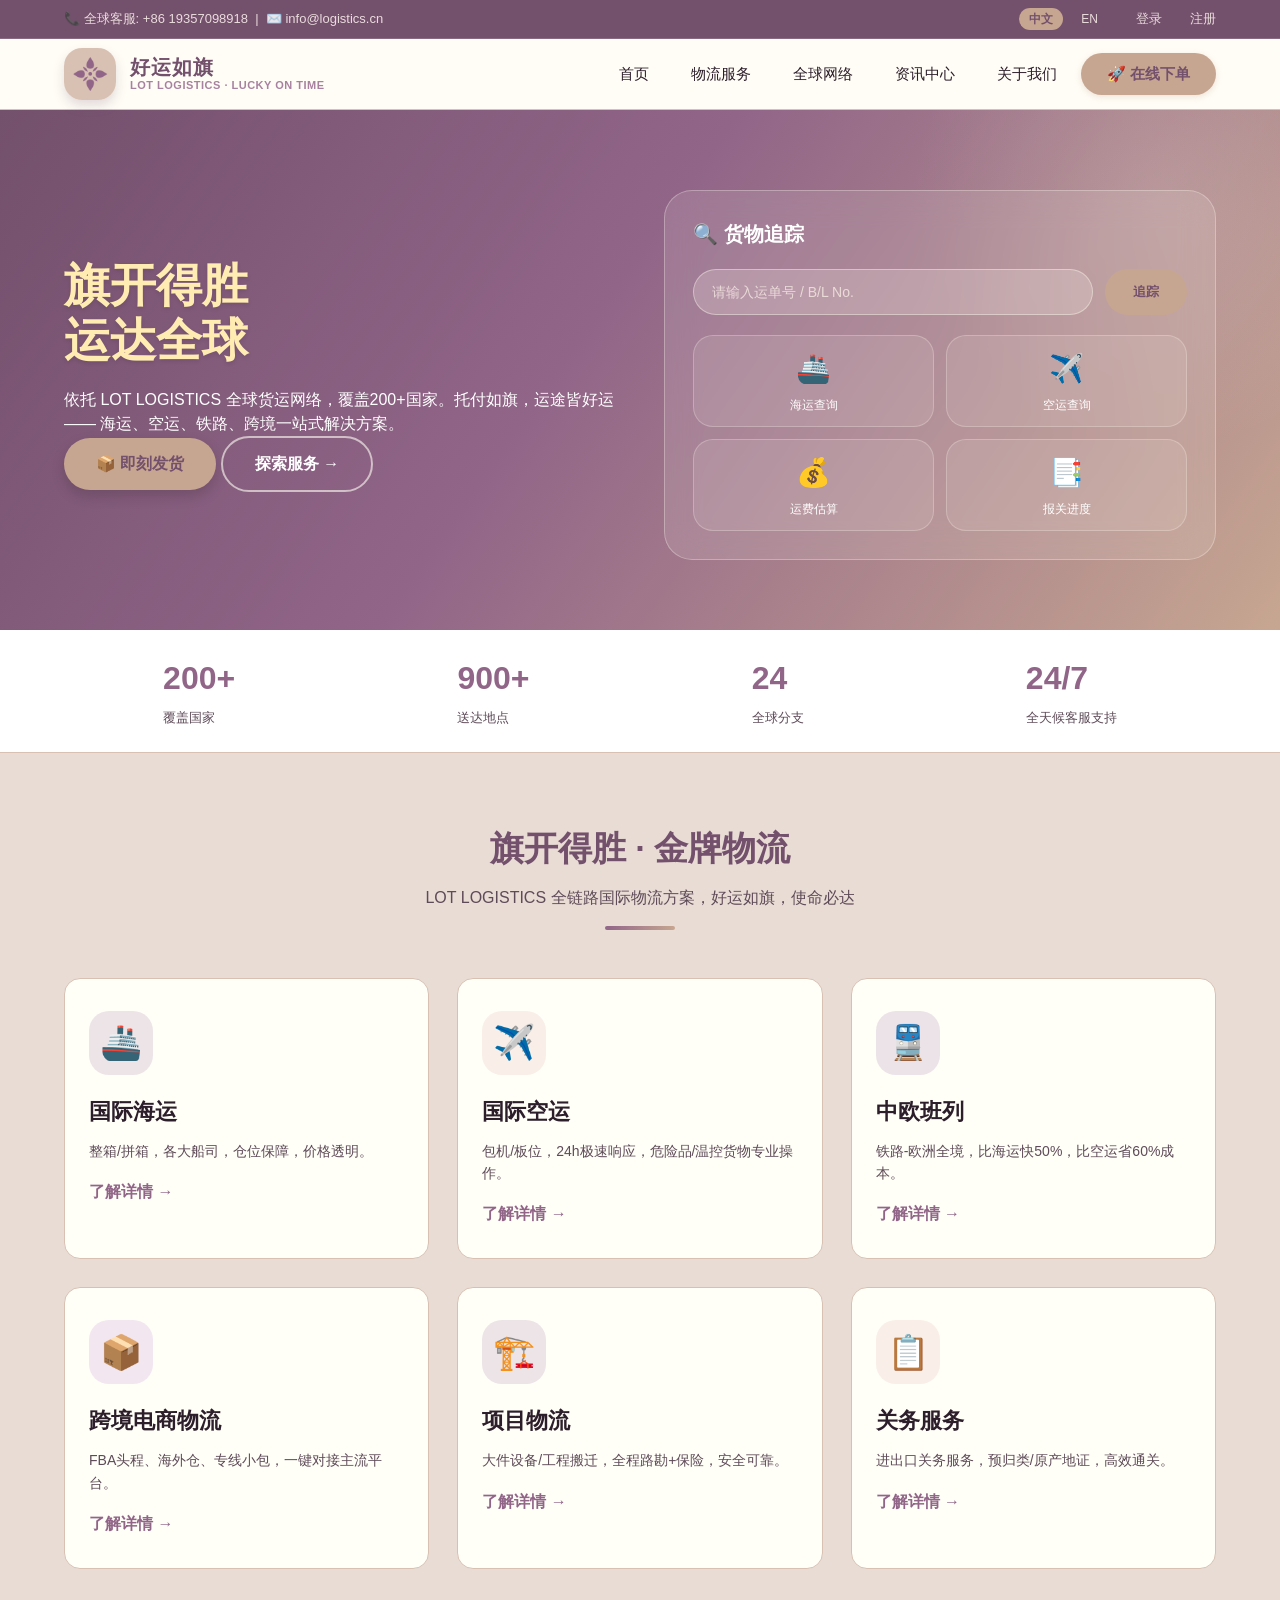
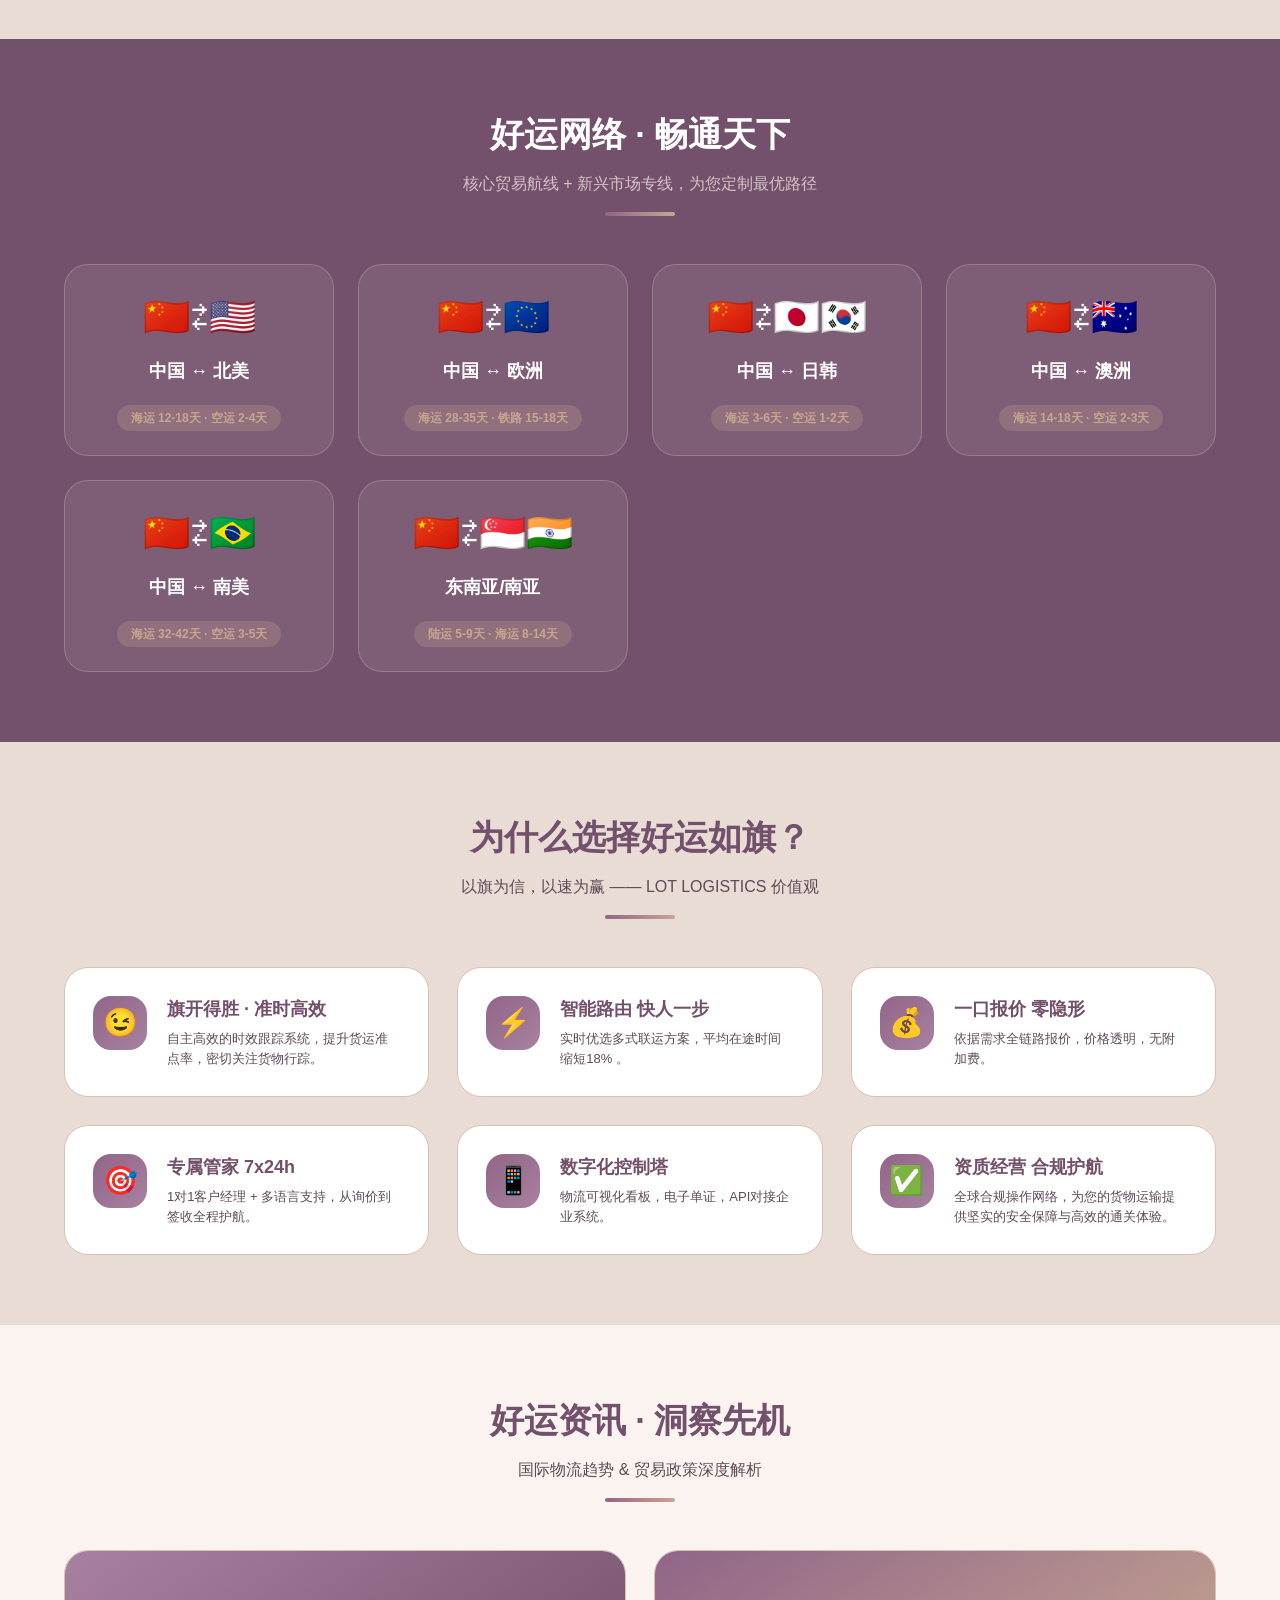
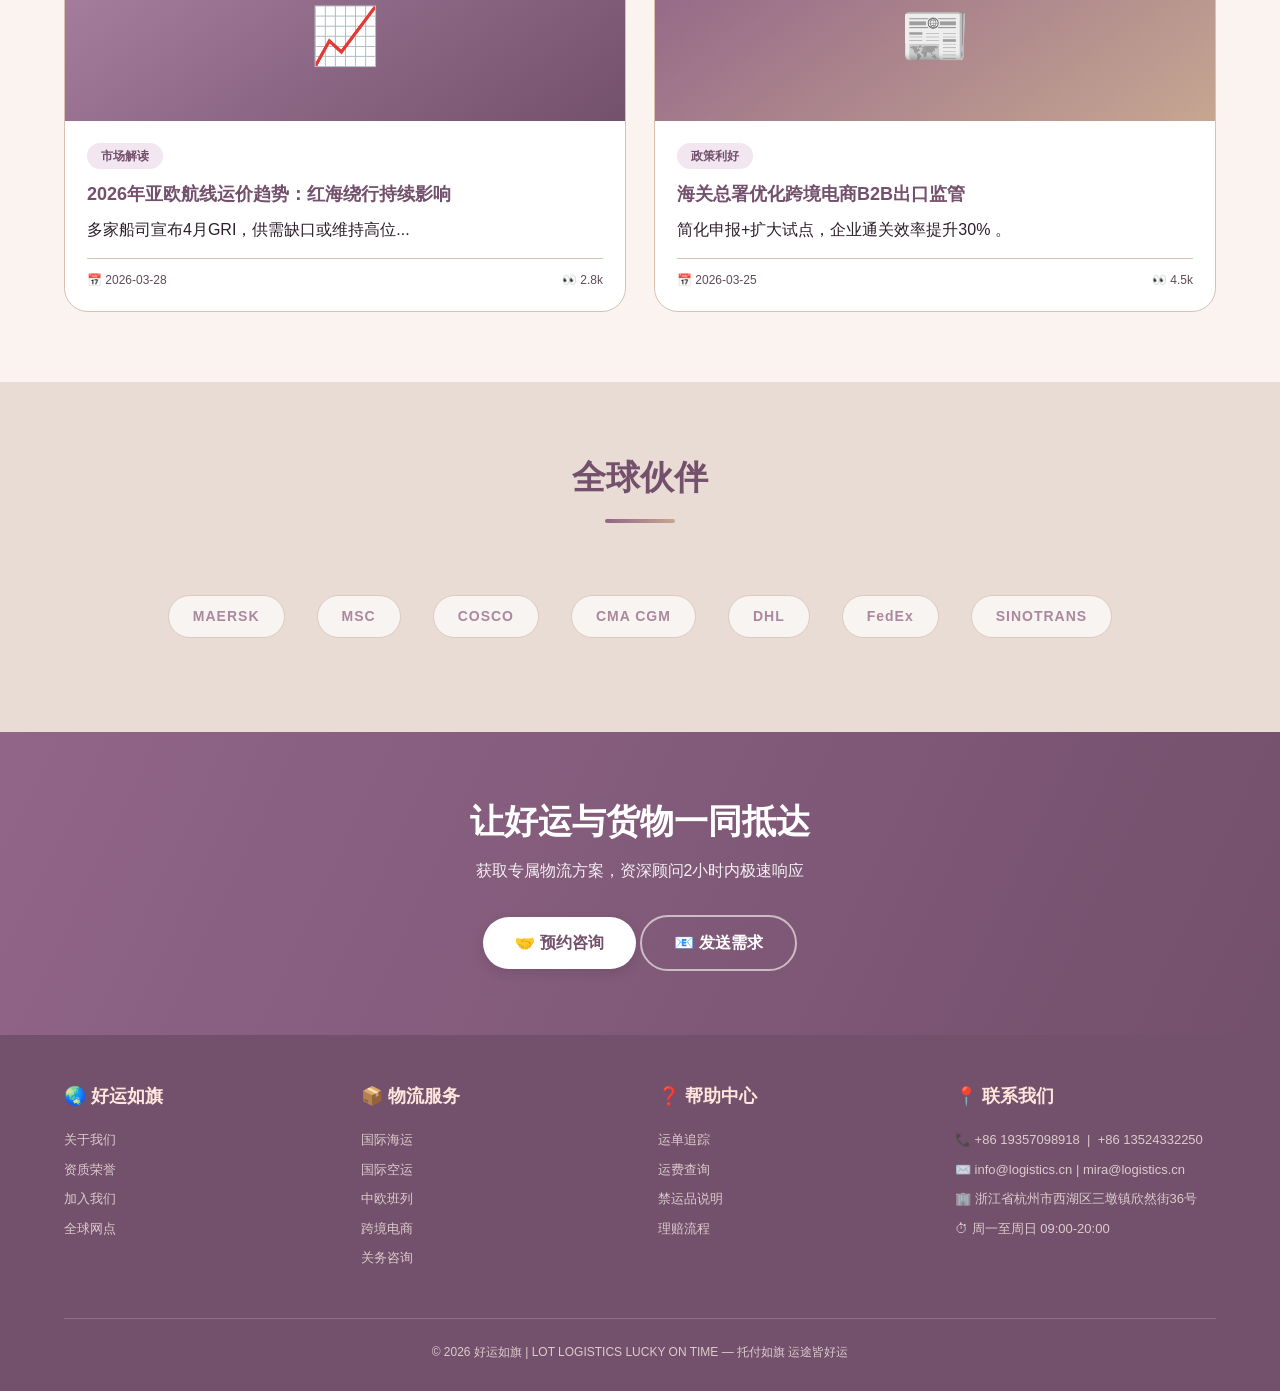
<file: index.html>
<!DOCTYPE html>
<html lang="zh-CN">
<head>
<meta charset="UTF-8">
<meta name="viewport" content="width=device-width, initial-scale=1.0, viewport-fit=cover">
<title>好运如旗 | LOTLOGISTICS · 全球智能物流平台</title>
<link rel="stylesheet" href="style.css">
</head>
<body>

<!-- 顶部栏：固定在顶部（sticky） -->
<div class="top-bar">
  <div class="container">
    <span class="i18n-contact" data-key="contact">📞 全球客服: +86 19357098918 &nbsp;|&nbsp; ✉️ info@logistics.cn </span>
    <div style="display:flex; align-items:center; gap:12px; flex-wrap:wrap;">
      <div class="lang-switch">
        <span class="lang-btn active" data-lang="zh">中文</span>
        <span class="lang-btn" data-lang="en">EN</span>
      </div>
      <a href="login.html" class="i18n-login" data-key="login">登录</a>
      <a href="register.html" class="i18n-register" data-key="register">注册</a>
    </div>
  </div>
</div>

<!-- 导航栏（sticky + 动态top，紧贴top-bar下方） -->
<nav class="navbar" id="mainNavbar">
  <div class="container">
    <a href="index.html" class="logo">
      <div class="logo-icon"><span>🏁</span></div>
      <div class="logo-text">
        <span class="logo-chinese i18n-logo-ch" data-key="logo_ch">好运如旗</span>
        <span class="logo-sub">LOT LOGISTICS · LUCKY ON TIME</span>
      </div>
    </a>
    <div class="nav-links" id="navLinks">
      <a href="index.html" class="i18n-nav-home" data-key="nav_home">首页</a>
      <a href="#services" class="i18n-nav-services" data-key="nav_services">物流服务</a>
      <a href="#routes" class="i18n-nav-network" data-key="nav_network">全球网络</a>
      <a href="#news" class="i18n-nav-news" data-key="nav_news">资讯中心</a>
      <a href="#about" class="i18n-nav-about" data-key="nav_about">关于我们</a>
      <a href="order.html" class="nav-cta i18n-nav-order" data-key="nav_order">🚀 在线下单</a>
    </div>
    <button class="mobile-toggle" id="mobileToggle">☰</button>
  </div>
</nav>

<!-- Hero 区 -->
<section class="hero">
  <div class="container">
    <div>
      <h1><span class="i18n-hero-line1" data-key="hero_line1">旗开得胜</span><br><span class="i18n-hero-line2" data-key="hero_line2">运达全球</span></h1>
      <p class="i18n-hero-desc" data-key="hero_desc">依托 LOT LOGISTICS 全球货运网络，覆盖200+国家。托付如旗，运途皆好运 <br>—— 海运、空运、铁路、跨境一站式解决方案。</p>
      <div class="hero-btns">
        <a href="order.html" class="btn btn-primary i18n-hero-btn1" data-key="hero_btn1">📦 即刻发货</a>
        <a href="#services" class="btn btn-outline i18n-hero-btn2" data-key="hero_btn2">探索服务 →</a>
      </div>
    </div>
    <div class="hero-card">
      <h3 class="i18n-track-title" data-key="track_title">🔍 货物追踪</h3>
      <div class="tracking-input">
        <input type="text" class="i18n-track-placeholder" data-key="track_placeholder" placeholder="请输入运单号 / B/L No.">
        <button onclick="alert('演示系统：实时追踪即将开放，请洽客服')" class="i18n-track-btn" data-key="track_btn">追踪</button>
      </div>
      <div class="quick-services">
        <div class="quick-service"><div class="icon">🚢</div><div class="label i18n-qsea" data-key="qsea">海运查询</div></div>
        <div class="quick-service"><div class="icon">✈️</div><div class="label i18n-qair" data-key="qair">空运查询</div></div>
        <div class="quick-service"><div class="icon">💰</div><div class="label i18n-qcost" data-key="qcost">运费估算</div></div>
        <div class="quick-service"><div class="icon">📑</div><div class="label i18n-qcustom" data-key="qcustom">报关进度</div></div>
      </div>
    </div>
  </div>
</section>

<!-- 数据条 -->
<div class="stats-bar">
  <div class="container">
    <div class="stat-item"><div class="stat-num">200+</div><div class="stat-label i18n-stat1" data-key="stat1">覆盖国家</div></div>
    <div class="stat-item"><div class="stat-num">900+</div><div class="stat-label i18n-stat2" data-key="stat2">送达地点</div></div>
    <div class="stat-item"><div class="stat-num">24</div><div class="stat-label i18n-stat5" data-key="stat5">全球分支</div></div>
    <div class="stat-item"><div class="stat-num">24/7</div><div class="stat-label i18n-stat4" data-key="stat4">全天候客服支持</div></div>
  </div>
</div>

<!-- 核心服务 -->
<section class="section" id="services">
  <div class="container">
    <div class="section-header">
      <h2 class="i18n-services-title" data-key="services_title">旗开得胜 · 金牌物流</h2>
      <p class="i18n-services-sub" data-key="services_sub">LOT LOGISTICS 全链路国际物流方案，好运如旗，使命必达</p>
      <div class="line"></div>
    </div>
    <div class="services-grid">
      <div class="service-card"><div class="service-icon si-blue">🚢</div><h3 class="i18n-s1" data-key="s1">国际海运</h3><p class="i18n-s1d" data-key="s1d">整箱/拼箱，各大船司，仓位保障，价格透明。</p><a href="#" class="learn-more i18n-learn" data-key="learn">了解详情 →</a></div>
      <div class="service-card"><div class="service-icon si-orange">✈️</div><h3 class="i18n-s2" data-key="s2">国际空运</h3><p class="i18n-s2d" data-key="s2d">包机/板位，24h极速响应，危险品/温控货物专业操作。</p><a href="#" class="learn-more i18n-learn" data-key="learn">了解详情 →</a></div>
      <div class="service-card"><div class="service-icon si-green">🚆</div><h3 class="i18n-s3" data-key="s3">中欧班列</h3><p class="i18n-s3d" data-key="s3d">铁路-欧洲全境，比海运快50%，比空运省60%成本。</p><a href="#" class="learn-more i18n-learn" data-key="learn">了解详情 →</a></div>
      <div class="service-card"><div class="service-icon si-purple">📦</div><h3 class="i18n-s4" data-key="s4">跨境电商物流</h3><p class="i18n-s4d" data-key="s4d">FBA头程、海外仓、专线小包，一键对接主流平台。</p><a href="#" class="learn-more i18n-learn" data-key="learn">了解详情 →</a></div>
      <div class="service-card"><div class="service-icon si-blue">🏗️</div><h3 class="i18n-s5" data-key="s5">项目物流</h3><p class="i18n-s5d" data-key="s5d">大件设备/工程搬迁，全程路勘+保险，安全可靠。</p><a href="#" class="learn-more i18n-learn" data-key="learn">了解详情 →</a></div>
      <div class="service-card"><div class="service-icon si-orange">📋</div><h3 class="i18n-s6" data-key="s6">关务服务</h3><p class="i18n-s6d" data-key="s6d">进出口关务服务，预归类/原产地证，高效通关。</p><a href="#" class="learn-more i18n-learn" data-key="learn">了解详情 →</a></div>
    </div>
  </div>
</section>

<!-- 全球路线 -->
<section class="section routes-section" id="routes">
  <div class="container">
    <div class="section-header">
      <h2 class="i18n-routes-title" data-key="routes_title"> 好运网络 · 畅通天下</h2>
      <p class="i18n-routes-sub" data-key="routes_sub">核心贸易航线 + 新兴市场专线，为您定制最优路径</p>
      <div class="line"></div>
    </div>
    <div class="routes-grid">
      <div class="route-card"><div class="flag">🇨🇳⇄🇺🇸</div><h4 class="i18n-rt1" data-key="rt1">中国 ↔ 北美</h4><span class="time i18n-rt1t" data-key="rt1t">海运 12-18天 · 空运 2-4天</span></div>
      <div class="route-card"><div class="flag">🇨🇳⇄🇪🇺</div><h4 class="i18n-rt2" data-key="rt2">中国 ↔ 欧洲</h4><span class="time i18n-rt2t" data-key="rt2t">海运 28-35天 · 铁路 15-18天</span></div>
      <div class="route-card"><div class="flag">🇨🇳⇄🇯🇵🇰🇷</div><h4 class="i18n-rt3" data-key="rt3">中国 ↔ 日韩</h4><span class="time i18n-rt3t" data-key="rt3t">海运 3-6天 · 空运 1-2天</span></div>
      <div class="route-card"><div class="flag">🇨🇳⇄🇦🇺</div><h4 class="i18n-rt4" data-key="rt4">中国 ↔ 澳洲</h4><span class="time i18n-rt4t" data-key="rt4t">海运 14-18天 · 空运 2-3天</span></div>
      <div class="route-card"><div class="flag">🇨🇳⇄🇧🇷</div><h4 class="i18n-rt5" data-key="rt5">中国 ↔ 南美</h4><span class="time i18n-rt5t" data-key="rt5t">海运 32-42天 · 空运 3-5天</span></div>
      <div class="route-card"><div class="flag">🇨🇳⇄🇸🇬🇮🇳</div><h4 class="i18n-rt6" data-key="rt6">东南亚/南亚</h4><span class="time i18n-rt6t" data-key="rt6t">陆运 5-9天 · 海运 8-14天</span></div>
    </div>
  </div>
</section>

<!-- 为什么选择好运如旗 -->
<section class="section" id="about">
  <div class="container">
    <div class="section-header">
      <h2 class="i18n-why-title" data-key="why_title">为什么选择好运如旗？</h2>
      <p class="i18n-why-sub" data-key="why_sub">以旗为信，以速为赢 —— LOT LOGISTICS 价值观</p>
      <div class="line"></div>
    </div>
    <div class="why-grid">
      <div class="why-card"><div class="why-icon">😉</div><div><h4 class="i18n-w1" data-key="w1">旗开得胜 · 准时高效</h4><p class="i18n-w1d" data-key="w1d">选择我们，就是选择旗开得胜的开始，我们全力以赴，确保您的每一份期待都准时送达。</p></div></div>
      <div class="why-card"><div class="why-icon">⚡</div><div><h4 class="i18n-w2" data-key="w2">智能路由 快人一步</h4><p class="i18n-w2d" data-key="w2d">实时优选多式联运方案，平均在途时间缩短18% 。</p></div></div>
      <div class="why-card"><div class="why-icon">💰</div><div><h4 class="i18n-w3" data-key="w3">一口报价 零隐形</h4><p class="i18n-w3d" data-key="w3d">依据需求全链路报价，价格透明，无附加费。</p></div></div>
      <div class="why-card"><div class="why-icon">🎯</div><div><h4 class="i18n-w4" data-key="w4">专属管家 7x24h</h4><p class="i18n-w4d" data-key="w4d">1对1客户经理 + 多语言支持，从询价到签收全程护航。</p></div></div>
      <div class="why-card"><div class="why-icon">📱</div><div><h4 class="i18n-w5" data-key="w5">数字化控制塔</h4><p class="i18n-w5d" data-key="w5d">物流可视化看板，电子单证，API对接企业系统。</p></div></div>
      <div class="why-card"><div class="why-icon">✅</div><div><h4 class="i18n-w6" data-key="w6">资质经营 合规护航</h4><p class="i18n-w6d" data-key="w6d">全球合规操作网络，为您的货物运输提供坚实的安全保障与高效的通关体验。</p></div></div>
    </div>
  </div>
</section>

<!-- 资讯动态 -->
<section class="section" style="background:#faf3ef" id="news">
  <div class="container">
    <div class="section-header">
      <h2 class="i18n-news-title" data-key="news_title">好运资讯 · 洞察先机</h2>
      <p class="i18n-news-sub" data-key="news_sub">国际物流趋势 &amp; 贸易政策深度解析</p>
      <div class="line"></div>
    </div>
    <div class="news-grid">
      <div class="news-card"><div class="news-img ni-1">📈</div><div class="news-body"><span class="news-tag i18n-news-tag1" data-key="news_tag1">市场解读</span><h3 class="i18n-news-h1" data-key="news_h1">2026年亚欧航线运价趋势：红海绕行持续影响</h3><p class="i18n-news-p1" data-key="news_p1">多家船司宣布4月GRI，供需缺口或维持高位...</p><div class="news-meta"><span class="i18n-news-date1" data-key="news_date1">📅 2026-03-28</span><span class="i18n-news-views1" data-key="news_views1">👀 2.8k</span></div></div></div>
      <div class="news-card"><div class="news-img ni-2">📰</div><div class="news-body"><span class="news-tag i18n-news-tag2" data-key="news_tag2">政策利好</span><h3 class="i18n-news-h2" data-key="news_h2">海关总署优化跨境电商B2B出口监管</h3><p class="i18n-news-p2" data-key="news_p2">简化申报+扩大试点，企业通关效率提升30% 。</p><div class="news-meta"><span class="i18n-news-date2" data-key="news_date2">📅 2026-03-25</span><span class="i18n-news-views2" data-key="news_views2">👀 4.5k</span></div></div></div>
    </div>
  </div>
</section>

<!-- 合作伙伴 -->
<section class="section">
  <div class="container">
    <div class="section-header"><h2 class="i18n-partner-title" data-key="partner_title">全球伙伴</h2><div class="line"></div></div>
    <div class="partners-bar">
      <span class="partner-logo">MAERSK</span><span class="partner-logo">MSC</span><span class="partner-logo">COSCO</span>
      <span class="partner-logo">CMA CGM</span><span class="partner-logo">DHL</span><span class="partner-logo">FedEx</span>
      <span class="partner-logo">SINOTRANS</span>
    </div>
  </div>
</section>

<!-- CTA -->
<section class="cta-section">
  <div class="container">
    <h2 class="i18n-cta-title" data-key="cta_title">让好运与货物一同抵达</h2>
    <p class="i18n-cta-desc" data-key="cta_desc">获取专属物流方案，资深顾问2小时内极速响应</p>
    <div class="cta-btns">
      <a href="#" class="btn btn-white i18n-cta-btn1" data-key="cta_btn1">🤝 预约咨询</a>
      <a href="#" class="btn btn-outline i18n-cta-btn2" data-key="cta_btn2">📧 发送需求</a>
    </div>
  </div>
</section>

<!-- 页脚 -->
<footer class="footer">
  <div class="container">
    <div class="footer-grid">
      <div><h4 class="i18n-footer-col1" data-key="footer_col1">🌏 好运如旗</h4><ul><li><a href="about.html" class="i18n-footer-about" data-key="footer_about">关于我们</a></li><li><a href="honor.html" class="i18n-footer-honor" data-key="footer_honor">资质荣誉</a></li><li><a href="#" class="i18n-footer-join" data-key="footer_join">加入我们</a></li><li><a href="#" class="i18n-footer-offices" data-key="footer_offices">全球网点</a></li></ul></div>
      <div><h4 class="i18n-footer-col2" data-key="footer_col2">📦 物流服务</h4><ul><li><a href="#" class="i18n-footer-sea" data-key="footer_sea">国际海运</a></li><li><a href="#" class="i18n-footer-air" data-key="footer_air">国际空运</a></li><li><a href="#" class="i18n-footer-rail" data-key="footer_rail">中欧班列</a></li><li><a href="#" class="i18n-footer-ec" data-key="footer_ec">跨境电商</a></li><li><a href="#" class="i18n-footer-customs" data-key="footer_customs">关务咨询</a></li></ul></div>
      <div><h4 class="i18n-footer-col3" data-key="footer_col3">❓ 帮助中心</h4><ul><li><a href="#" class="i18n-footer-track" data-key="footer_track">运单追踪</a></li><li><a href="#" class="i18n-footer-rate" data-key="footer_rate">运费查询</a></li><li><a href="#" class="i18n-footer-banned" data-key="footer_banned">禁运品说明</a></li><li><a href="#" class="i18n-footer-claim" data-key="footer_claim">理赔流程</a></li></ul></div>
      <div><h4 class="i18n-footer-col4" data-key="footer_col4">📍 联系我们</h4><ul><li class="i18n-footer-phone" data-key="footer_phone">📞 +86 19357098918 &nbsp;|&nbsp; +86 13524332250 </li><li class="i18n-footer-email" data-key="footer_email">✉️ info@logistics.cn | mira@logistics.cn </li><li class="i18n-footer-address" data-key="footer_address">🏢 浙江省杭州市西湖区三墩镇欣然街36号</li><li class="i18n-footer-hours" data-key="footer_hours">⏱ 周一至周日 09:00-20:00</li></ul></div>
    </div>
    <div class="footer-bottom i18n-footer-copyright" data-key="copyright">© 2026 好运如旗 | LOTLOGISTICS LUCKY ON TIME — 托付如旗 运途皆好运  </div>
  </div>
</footer>

<script>
// 中英文词典 (内容保持不变，保留原有完整翻译)
const i18n = {
  zh: {
    contact: "📞 全球客服: +86 19357098918 &nbsp;|&nbsp; ✉️ info@logistics.cn  ",
    <!--<br> &nbsp;&nbsp;&nbsp;&nbsp;&nbsp;&nbsp;&nbsp;&nbsp;&nbsp;&nbsp&nbsp;&nbsp;&nbsp;&nbsp;&nbsp;&nbsp;&nbsp;&nbsp;&nbsp;&nbsp;&nbsp;&nbsp;&nbsp;&nbsp;&nbsp;&nbsp;&nbsp;&thinsp;&thinsp;&thinsp;&thinsp; +86 13524332250 &nbsp;|&nbsp; ✉️ 2371892865@qq.com;en <br> &nbsp;&nbsp;&nbsp;&nbsp;&nbsp;&nbsp;&nbsp;&nbsp;&nbsp;&nbsp&nbsp;&nbsp;&nbsp;&nbsp;&nbsp;&nbsp;&nbsp;&nbsp;&nbsp;&nbsp;&nbsp;&nbsp;&nbsp;&nbsp;&nbsp;&nbsp;&nbsp;&thinsp;&thinsp;&thinsp;&thinsp; +86 13524332250 &nbsp;|&nbsp; ✉️ 2371892865@qq.com-->
    login: "登录", register: "注册",
    logo_ch: "好运如旗",
    nav_home: "首页", nav_services: "物流服务", nav_network: "全球网络", nav_news: "资讯中心", nav_about: "关于我们", nav_order: "🚀 在线下单",
    hero_line1: "旗开得胜", hero_line2: "运达全球",
    hero_desc: "依托 LOT LOGISTICS 全球货运网络，覆盖200+国家。托付如旗，运途皆好运 —— 海运、空运、铁路、跨境一站式解决方案。",
    hero_btn1: "📦 即刻发货", hero_btn2: "探索服务 →",
    track_title: "🔍 货物追踪 ", track_placeholder: "请输入运单号 / B/L No.", track_btn: "追踪",
    qsea: "海运查询", qair: "空运查询", qcost: "运费估算", qcustom: "报关进度",
    stat1: "覆盖国家", stat2: "送达地点", stat3: "准点履约率", stat4: "全天候客服支持", stat5: "全球分支",
    services_title: "旗开得胜 · 金牌物流", services_sub: "LOT LOGISTICS 全链路国际物流方案，好运如旗，使命必达",
    s1: "国际海运", s1d: "整箱/拼箱，各大船司，仓位保障，价格透明。",
    s2: "国际空运", s2d: "包机/板位，24h极速响应，危险品/温控货物专业操作。",
    s3: "中欧班列", s3d: "铁路-欧洲全境，比海运快50%，比空运省60%成本。",
    s4: "跨境电商物流", s4d: "FBA头程、海外仓、专线小包，一键对接主流平台。",
    s5: "项目物流", s5d: "大件设备/工程搬迁，全程路勘+保险，安全可靠。",
    s6: "关务服务", s6d: "进出口关务服务，预归类/原产地证，高效通关。",
    learn: "了解详情 →",
    routes_title: " 好运网络 · 畅通天下", routes_sub: "核心贸易航线 + 新兴市场专线，为您定制最优路径",
    rt1: "中国 ↔ 北美", rt1d: "上海/深圳 → 洛杉矶/纽约", rt1t: "海运 12-18天 · 空运 2-4天",
    rt2: "中国 ↔ 欧洲", rt2d: "宁波/西安 → 汉堡/杜伊斯堡", rt2t: "海运 28-35天 · 铁路 15-18天",
    rt3: "中国 ↔ 日韩", rt3d: "青岛/大连 → 东京/釜山", rt3t: "海运 3-6天 · 空运 1-2天",
    rt4: "中国 ↔ 澳洲", rt4d: "广州/厦门 → 悉尼/墨尔本", rt4t: "海运 14-18天 · 空运 2-3天",
    rt5: "中国 ↔ 南美", rt5d: "深圳/宁波 → 桑托斯", rt5t: "海运 32-42天 · 空运 3-5天",
    rt6: "东南亚/南亚", rt6d: "昆明/广州 → 新加坡/孟买", rt6t: "陆运 5-9天 · 海运 8-14天",
    why_title: "为什么选择好运如旗？", why_sub: "以旗为信，以速为赢 —— LOT LOGISTICS 价值观",
    w1: "旗开得胜 · 准时高效", w1d: "自主高效的时效跟踪系统，提升货运准点率，密切关注货物行踪。",
    w2: "智能路由 快人一步", w2d: "实时优选多式联运方案，平均在途时间缩短18% 。",
    w3: "一口报价 零隐形", w3d: "依据需求全链路报价，价格透明，无附加费。",
    w4: "专属管家 7x24h", w4d: "1对1客户经理 + 多语言支持，从询价到签收全程护航。",
    w5: "数字化控制塔", w5d: "物流可视化看板，电子单证，API对接企业系统。",
    w6: "资质经营 合规护航", w6d: "全球合规操作网络，为您的货物运输提供坚实的安全保障与高效的通关体验。",
    news_title: "好运资讯 · 洞察先机", news_sub: "国际物流趋势 & 贸易政策深度解析",
    news_tag1: "市场解读", news_h1: "2026年亚欧航线运价趋势：红海绕行持续影响", news_p1: "多家船司宣布4月GRI，供需缺口或维持高位...", news_date1: "📅 2026-03-28", news_views1: "👀 2.8k",
    news_tag2: "政策利好", news_h2: "海关总署优化跨境电商B2B出口监管", news_p2: "简化申报+扩大试点，企业通关效率提升30% 。", news_date2: "📅 2026-03-25", news_views2: "👀 4.5k",
    partner_title: "全球伙伴",
    cta_title: "让好运与货物一同抵达", cta_desc: "获取专属物流方案，资深顾问2小时内极速响应", cta_btn1: "🤝 预约咨询", cta_btn2: "📧 发送需求",
    footer_col1: "🌏 好运如旗", footer_about: "关于我们", footer_honor: "资质荣誉", footer_join: "加入我们", footer_offices: "全球网点",
    footer_col2: "📦 物流服务", footer_sea: "国际海运", footer_air: "国际空运", footer_rail: "中欧班列", footer_ec: "跨境电商", footer_customs: "关务咨询",
    footer_col3: "❓ 帮助中心", footer_track: "运单追踪", footer_rate: "运费查询", footer_banned: "禁运品说明", footer_claim: "理赔流程",
    footer_col4: "📍 联系我们", footer_phone: "📞 +86 19357098918 &nbsp;|&nbsp; +86 13524332250 ", footer_email: "✉️ info@logistics.cn | mira@logistics.cn ", footer_address: "🏢 浙江省杭州市西湖区三墩镇欣然街36号", footer_hours: "⏱ 周一至周日 09:00-20:00",
    copyright: "© 2026 好运如旗 | LOT LOGISTICS LUCKY ON TIME — 托付如旗 运途皆好运  "
  },
  en: {
    contact: "📞 Global Hotline: +86 19357098918 &nbsp;|&nbsp; ✉️ info@logistics.cn ",
    login: "Login", register: "Sign Up",
    logo_ch: "LOT Logistics",
    nav_home: "Home", nav_services: "Services", nav_network: "Global Network", nav_news: "News", nav_about: "About", nav_order: "🚀 Book Now",
    hero_line1: "Victory Sets Sail", hero_line2: "Deliver Worldwide",
    hero_desc: "Powered by LOTLOGISTICS global network, covering 200+ countries. Lucky Flag, on-time delivery — sea, air, rail, cross-border one-stop solutions.",
    hero_btn1: "📦 Ship Now", hero_btn2: "Explore →",
    track_title: "🔍 Cargo Tracking ", track_placeholder: "Enter B/L No. / Container No.", track_btn: "Track",
    qsea: "Sea Tracking", qair: "Air Tracking", qcost: "Freight Estimate", qcustom: "Customs Status",
    stat1: "Countries", stat2: "delivery location", stat3: "On-time Rate", stat4: "customer service support", stat5: "Global Offices",
    services_title: "Victory Logistics · Premium Services", services_sub: "LOTLOGISTICS full-chain international logistics solutions, reliable and punctual.",
    s1: "Ocean Freight", s1d: "FCL/LCL, with secure storage space and transparent pricing from major shipping companies.",
    s2: "Air Freight", s2d: "Charter/block space, 24h rapid response, dangerous goods/temperature control expertise.",
    s3: "China-Europe Railway", s3d: "Railway - throughout Europe, 50% faster than sea freight and 60% cheaper than air freight.",
    s4: "Cross-border eCommerce", s4d: "FBA first mile, overseas warehouse, small parcel, multi-platform integration.",
    s5: "Project Logistics", s5d: "Heavy equipment/plant relocation, full survey + insurance, safe & reliable.",
    s6: "Customs Brokerage", s6d: "Import and export customs services, pre classification/certificate of origin, efficient customs clearance.",
    learn: "Learn More →",
    routes_title: " Lucky Network · Global Reach", routes_sub: "Core trade lanes + emerging market routes, tailored for you.",
    rt1: "China ↔ North America", rt1d: "Shanghai/Shenzhen → LA/New York", rt1t: "Sea 12-18d · Air 2-4d",
    rt2: "China ↔ Europe", rt2d: "Ningbo/Xi'an → Hamburg/Duisburg", rt2t: "Sea 28-35d · Rail 15-18d",
    rt3: "China ↔ Japan/Korea", rt3d: "Qingdao/Dalian → Tokyo/Busan", rt3t: "Sea 3-6d · Air 1-2d",
    rt4: "China ↔ Australia", rt4d: "Guangzhou/Xiamen → Sydney/Melbourne", rt4t: "Sea 14-18d · Air 2-3d",
    rt5: "China ↔ South America", rt5d: "Shenzhen/Ningbo → Santos", rt5t: "Sea 32-42d · Air 3-5d",
    rt6: "SE Asia / South Asia", rt6d: "Kunming/Guangzhou → Singapore/Mumbai", rt6t: "Truck 5-9d · Sea 8-14d",
    why_title: "Why us?", why_sub: "Trust & Speed — LOTLOGISTICS core values",
    w1: "Timely and efficient", w1d: "An independent and efficient time tracking system improves the on-time delivery rate of freight and closely monitors the whereabouts of goods.",
    w2: "Smart Routing", w2d: "Multi-modal optimization, average transit time reduced by 18%.",
    w3: "Transparent Pricing", w3d: "Based on demand, provide a full chain quotation with transparent prices and no additional fees.",
    w4: "Dedicated Concierge", w4d: "1-on-1 account manager, 24/7 multi-lingual support.",
    w5: "Digital Control Tower", w5d: "Real-time visibility, e-documents, API integration.",
    w6: "Full Compliance", w6d: "The global compliance operation network provides solid security and efficient customs clearance experience for your cargo transportation.",
    news_title: "Lucky Insights", news_sub: "Latest logistics trends & trade policies.",
    news_tag1: "Market", news_h1: "2026 Q2 Asia-Europe freight rate trend: Red Sea disruption persists", news_p1: "Carriers announce April GRI, capacity tightness continues...", news_date1: "📅 Mar 28, 2026", news_views1: "👀 2.8k",
    news_tag2: "Policy", news_h2: "China Customs optimizes cross-border eCommerce B2B export supervision", news_p2: "Simplified declaration & pilot expansion, 30% efficiency gain.", news_date2: "📅 Mar 25, 2026", news_views2: "👀 4.5k",
    partner_title: "Global Partners",
    cta_title: "Let Luck Travel With Your Cargo", cta_desc: "Get a tailored logistics quote. Our experts will respond within 2 hours.", cta_btn1: "🤝 Request Quote", cta_btn2: "📧 Email Us",
    footer_col1: "🌏 LOT", footer_about: "About", footer_honor: "Certifications", footer_join: "Careers", footer_offices: "Offices",
    footer_col2: "📦 Services", footer_sea: "Ocean", footer_air: "Air", footer_rail: "Rail", footer_ec: "eCommerce", footer_customs: "Customs",
    footer_col3: "❓ Support", footer_track: "Tracking", footer_rate: "Rates", footer_banned: "Prohibited Items", footer_claim: "Claims",
    footer_col4: "📍 Contact", footer_phone: "📞 +86 19357098918 &nbsp;|&nbsp; +86 13524332250", footer_email: "✉️ info@logistics.cn | mira@logistics.cn ", footer_address: "🏢 No. 36 Xinran Street, Sandun Town, Xihu District, Hangzhou City, Zhejiang Province", footer_hours: "⏱ Mon-Sun 09:00-20:00",
    copyright: "© 2026 TOL | LOT LOGISTICS · LUCKY ON TIME — Victory in Every Shipment "
  }
};

// 动态调整导航栏的 top 值 = top-bar 高度，使其紧贴顶部栏下方固定
function adjustNavbarTop() {
  const topBar = document.querySelector('.top-bar');
  const navbar = document.getElementById('mainNavbar');
  if (topBar && navbar) {
    const topBarHeight = topBar.offsetHeight;
    navbar.style.top = topBarHeight + 'px';
  }
}

// 语言切换 + 重新计算导航栏位置（因为文字变化可能改变top-bar高度）
function setLanguage(lang) {
  document.querySelectorAll('[data-key]').forEach(el => {
    const key = el.getAttribute('data-key');
    if (i18n[lang][key] !== undefined) {
      if (el.tagName === 'INPUT' || el.tagName === 'TEXTAREA') {
        el.placeholder = i18n[lang][key];
      } else {
        el.innerHTML = i18n[lang][key];
      }
    }
  });
  const logoCh = document.querySelector('.logo-chinese');
  if (logoCh) logoCh.innerText = i18n[lang]['logo_ch'];
  document.querySelectorAll('.lang-btn').forEach(btn => {
    if (btn.getAttribute('data-lang') === lang) {
      btn.classList.add('active');
    } else {
      btn.classList.remove('active');
    }
  });
  document.documentElement.lang = lang === 'zh' ? 'zh-CN' : 'en';
  // 语言切换可能导致顶部栏换行高度变化，重新调整导航栏偏移
  adjustNavbarTop();
}

// 绑定语言切换事件
document.querySelectorAll('.lang-btn').forEach(btn => {
  btn.addEventListener('click', (e) => {
    const lang = btn.getAttribute('data-lang');
    setLanguage(lang);
  });
});

// 移动端菜单交互
const mobileToggle = document.getElementById('mobileToggle');
const navLinks = document.getElementById('navLinks');
if (mobileToggle && navLinks) {
  mobileToggle.addEventListener('click', () => navLinks.classList.toggle('show'));
  document.querySelectorAll('.nav-links a').forEach(link => {
    link.addEventListener('click', () => { if (window.innerWidth <= 768) navLinks.classList.remove('show'); });
  });
  window.addEventListener('resize', () => { if (window.innerWidth > 768) navLinks.classList.remove('show'); });
}

// 监听窗口大小改变以及页面完全加载时重新调整导航栏top位置
window.addEventListener('resize', () => {
  adjustNavbarTop();
});
window.addEventListener('load', () => {
  adjustNavbarTop();
});
// 由于图片或字体可能延迟加载导致高度变化，使用 MutationObserver 轻量监控 top-bar 高度变化
const topBarObserver = new ResizeObserver(() => adjustNavbarTop());
const topBarElement = document.querySelector('.top-bar');
if (topBarElement) topBarObserver.observe(topBarElement);

// 初始化语言中文 + 正确偏移
setLanguage('zh');
adjustNavbarTop();
</script>
</body>
</html>
</file>
<file: style.css>
/* ========== 全新主题色：基于用户提供的色板 ==========
   主色板: #916588, #d8c1b3, #a881a0, #73506c, #e9dcd5, #c7a691
   主色调: #73506c (深邃紫檀)
   强调色: #916588 (玫瑰紫)
   辅助暖色: #c7a691 (暖杏色)
   浅背景: #e9dcd5 / #d8c1b3
*/
:root {
  --primary: #73506c;      /* 深紫檀色 — 主品牌色 */
  --accent: #916588;       /* 玫瑰紫 — 强调色 */
  --accent-light: #a881a0; /* 淡紫罗兰 */
  --warm: #c7a691;         /* 暖杏色 — 按钮/点缀 */
  --bg-light: #e9dcd5;     /* 柔和米灰 */
  --card-bg: #fffef7;
  --text-dark: #2c1e2a;
  --text-muted: #5e4b58;
  --border-light: #d8c1b3;
  --shadow: 0 12px 28px rgba(115, 80, 108, 0.12);
  --radius: 16px;
}
* { margin: 0; padding: 0; box-sizing: border-box; }
body {
  font-family: -apple-system, BlinkMacSystemFont, 'Segoe UI', 'PingFang SC', 'Microsoft YaHei', sans-serif;
  background: var(--bg-light);
  color: var(--text-dark);
  line-height: 1.5;
}
.container { max-width: 1200px; margin: 0 auto; padding: 0 24px; }
a { text-decoration: none; color: inherit; }

/* 顶部条 - 现在固定在顶部，和导航栏一样滚动时可见 */
.top-bar {
  background: var(--primary);
  color: rgba(255,245,240,0.85);
  font-size: 13px;
  padding: 8px 0;
  position: sticky;
  top: 0;
  z-index: 102;           /* 高于导航栏，确保在最上层 */
  backdrop-filter: blur(2px);
  border-bottom: 1px solid rgba(255,245,240,0.15);
}
.top-bar .container {
  display: flex;
  justify-content: space-between;
  align-items: center;
  flex-wrap: wrap;
  gap: 8px;
}
.top-bar a {
  color: rgba(255,245,240,0.85);
  margin-left: 16px;
  transition: 0.2s;
}
.top-bar a:hover { color: var(--warm); }
.lang-switch { display: flex; gap: 8px; }
.lang-switch span {
  cursor: pointer;
  padding: 2px 10px;
  border-radius: 30px;
  font-size: 12px;
  transition: 0.2s;
}
.lang-switch .active {
  background: var(--warm);
  color: var(--primary);
  font-weight: 600;
}
.lang-switch span:not(.active):hover { background: rgba(255,255,240,0.2); }

/* 导航栏 — 移除原有的 top:0，改为通过 JS 动态设置 top 值（高度 = top-bar 高度） */
.navbar {
  background: var(--card-bg);
  border-bottom: 1px solid var(--border-light);
  position: sticky;
  /* top 值将由 JS 动态计算，确保紧贴 top-bar 下方 */
  z-index: 101;
  backdrop-filter: blur(8px);
  background: rgba(255, 254, 247, 0.96);
  transition: top 0.1s ease;
}
.navbar .container {
  display: flex;
  align-items: center;
  justify-content: space-between;
  height: 70px;
}
/* ----- 全新 LOGO 区域：好运如旗 + LOTLOGISTICS 图案 ----- */
.logo {
  display: flex;
  align-items: center;
  gap: 14px;
  text-decoration: none;
}
.logo-icon {
  width: 52px;
  height: 52px;
  background-image: url('images/logo.png');
  background-size: cover;
  background-position: center;
  background-repeat: no-repeat;
  border-radius: 18px;
  box-shadow: 0 6px 12px rgba(115,80,108,0.2);
  transition: 0.2s;
}
.logo-icon span {
display: none;
}
.logo-text {
  display: flex;
  flex-direction: column;
  line-height: 1.2;
}
.logo-chinese {
  font-size: 20px;
  font-weight: 800;
  color: var(--primary);
  letter-spacing: 1px;
}
.logo-sub {
  font-size: 11px;
  font-weight: 600;
  color: var(--accent-light);
  letter-spacing: 0.5px;
}
.nav-links {
  display: flex;
  gap: 6px;
  align-items: center;
}
.nav-links a {
  padding: 8px 18px;
  border-radius: 40px;
  font-size: 15px;
  font-weight: 500;
  color: var(--text-dark);
  transition: all 0.2s;
}
.nav-links a:hover,
.nav-links a.active {
  background: #f0e4e8;
  color: var(--accent);
}
.nav-cta {
  background: var(--warm) !important;
  color: var(--primary) !important;
  padding: 10px 26px !important;
  font-weight: 700 !important;
  box-shadow: 0 2px 6px rgba(199,166,145,0.3);
}
.nav-cta:hover {
  background: #b88d74 !important;
  color: white !important;
}
.mobile-toggle {
  display: none;
  background: none;
  border: none;
  font-size: 28px;
  cursor: pointer;
  color: var(--primary);
}

/* 按钮 */
.btn {
  display: inline-flex;
  align-items: center;
  gap: 10px;
  padding: 14px 32px;
  border-radius: 60px;
  font-size: 16px;
  font-weight: 700;
  border: none;
  cursor: pointer;
  transition: 0.2s;
}
.btn-primary {
  background: var(--warm);
  color: var(--primary);
  box-shadow: 0 6px 14px rgba(0,0,0,0.15);
}
.btn-primary:hover {
  background: #f0bc9a;
  transform: translateY(-3px);
}
.btn-outline {
  background: transparent;
  border: 2px solid rgba(255,255,245,0.6);
  color: white;
}
.btn-outline:hover {
  background: rgba(255,255,240,0.15);
  border-color: white;
}
.btn-white {
  background: white;
  color: var(--primary);
  box-shadow: 0 4px 12px rgba(0,0,0,0.1);
}
.btn-white:hover { background: #f9efea; transform: translateY(-3px); }

/* 表单通用样式 */
.form-container {
  max-width: 500px;
  margin: 80px auto;
  background: var(--card-bg);
  border-radius: var(--radius);
  padding: 40px;
  box-shadow: var(--shadow);
  border: 1px solid var(--border-light);
}
.form-container h2 {
  text-align: center;
  color: var(--primary);
  margin-bottom: 30px;
}
.form-group {
  margin-bottom: 20px;
}
.form-group label {
  display: block;
  margin-bottom: 8px;
  font-weight: 500;
  color: var(--text-dark);
}
.form-group input, .form-group textarea, .form-group select {
  width: 100%;
  padding: 12px 16px;
  border: 1px solid var(--border-light);
  border-radius: 30px;
  font-size: 14px;
  outline: none;
  transition: 0.2s;
}
.form-group input:focus, .form-group textarea:focus, .form-group select:focus {
  border-color: var(--accent);
  box-shadow: 0 0 0 2px rgba(145,101,136,0.2);
}
.submit-btn {
  width: 100%;
  background: var(--accent);
  color: white;
  border: none;
  padding: 12px;
  border-radius: 30px;
  font-weight: 700;
  cursor: pointer;
  transition: 0.2s;
}
.submit-btn:hover {
  background: var(--primary);
}
.page-footer-link {
  text-align: center;
  margin-top: 20px;
}
.page-footer-link a {
  color: var(--accent);
}

/* 通用页面内容区域 */
.page-content {
  padding: 60px 0;
  background: white;
  border-radius: var(--radius);
  margin: 40px auto;
  box-shadow: var(--shadow);
}
.page-content h1 {
  font-size: 36px;
  color: var(--primary);
  margin-bottom: 20px;
}
.page-content h2 {
  font-size: 24px;
  margin: 30px 0 15px;
  color: var(--accent);
}
.page-content p {
  margin-bottom: 16px;
  color: var(--text-muted);
  line-height: 1.7;
}
.page-content ul, .page-content ol {
  margin-left: 24px;
  margin-bottom: 20px;
}
.page-content li {
  margin-bottom: 8px;
  color: var(--text-muted);
}


/* HERO 区 — 渐变采用色板 */
.hero {
  background: linear-gradient(125deg, #73506c 0%, #916588 45%, #c7a691 100%);
  color: white;
  padding: 80px 0 70px;
  position: relative;
  overflow: hidden;
}
.hero::before {
  content: '';
  position: absolute;
  top: -30%;
  right: -10%;
  width: 500px;
  height: 500px;
  background: radial-gradient(circle, rgba(233,220,213,0.2) 0%, transparent 70%);
  border-radius: 50%;
}
.hero .container {
  position: relative;
  z-index: 2;
  display: grid;
  grid-template-columns: 1fr 1fr;
  gap: 48px;
  align-items: center;
}
.hero h1 {
  font-size: 46px;
  font-weight: 800;
  line-height: 1.2;
  margin-bottom: 20px;
}
.hero h1 span {
  color: #ffecb3;
  text-shadow: 0 2px 4px rgba(0,0,0,0.1);
}
.hero > p {
  font-size: 18px;
  opacity: 0.92;
  margin-bottom: 32px;
}
.btn {
  display: inline-flex;
  align-items: center;
  gap: 10px;
  padding: 14px 32px;
  border-radius: 60px;
  font-size: 16px;
  font-weight: 700;
  border: none;
  cursor: pointer;
  transition: 0.2s;
}
.btn-primary {
  background: var(--warm);
  color: var(--primary);
  box-shadow: 0 6px 14px rgba(0,0,0,0.15);
}
.btn-primary:hover {
  background: #f0bc9a;
  transform: translateY(-3px);
}
.btn-outline {
  background: transparent;
  border: 2px solid rgba(255,255,245,0.6);
  color: white;
}
.btn-outline:hover {
  background: rgba(255,255,240,0.15);
  border-color: white;
}
.hero-card {
  background: rgba(255, 250, 240, 0.12);
  backdrop-filter: blur(16px);
  border: 1px solid rgba(255,250,240,0.3);
  border-radius: 28px;
  padding: 28px;
}
.hero-card h3 {
  font-size: 20px;
  margin-bottom: 20px;
  display: flex;
  align-items: center;
  gap: 8px;
}
.tracking-input {
  display: flex;
  gap: 12px;
  margin-bottom: 20px;
}
.tracking-input input {
  flex: 1;
  padding: 14px 18px;
  border-radius: 60px;
  border: 1px solid rgba(255,255,240,0.4);
  background: rgba(255,250,240,0.2);
  color: white;
  font-size: 14px;
  outline: none;
}
.tracking-input input::placeholder { color: rgba(255,245,235,0.7); }
.tracking-input button {
  padding: 12px 28px;
  background: var(--warm);
  border: none;
  border-radius: 60px;
  font-weight: 700;
  color: var(--primary);
  cursor: pointer;
}
.quick-services {
  display: grid;
  grid-template-columns: 1fr 1fr;
  gap: 12px;
}
.quick-service {
  background: rgba(255,255,240,0.1);
  border: 1px solid rgba(255,250,240,0.25);
  border-radius: 20px;
  padding: 12px;
  text-align: center;
  transition: 0.2s;
}
.quick-service:hover {
  background: rgba(255,245,230,0.25);
  transform: translateY(-3px);
}
.quick-service .icon { font-size: 28px; margin-bottom: 6px; }
.quick-service .label { font-size: 12px; font-weight: 500; }

/* 数据条 */
.stats-bar {
  background: white;
  border-bottom: 1px solid var(--border-light);
  padding: 24px 0;
}
.stats-bar .container {
  display: flex;
  justify-content: space-around;
  flex-wrap: wrap;
  gap: 24px;
}
.stat-num {
  font-size: 32px;
  font-weight: 800;
  color: var(--accent);
}
.stat-label {
  font-size: 13px;
  color: var(--text-muted);
  margin-top: 6px;
}

/* 通用区块 */
.section { padding: 70px 0; }
.section-header {
  text-align: center;
  margin-bottom: 48px;
}
.section-header h2 {
  font-size: 34px;
  font-weight: 800;
  color: var(--primary);
  margin-bottom: 12px;
}
.section-header p {
  color: var(--text-muted);
  font-size: 16px;
  max-width: 600px;
  margin: 0 auto;
}
.section-header .line {
  width: 70px;
  height: 4px;
  background: linear-gradient(90deg, var(--accent), var(--warm));
  border-radius: 4px;
  margin: 16px auto 0;
}

/* 服务卡片 */
.services-grid {
  display: grid;
  grid-template-columns: repeat(auto-fit, minmax(280px, 1fr));
  gap: 28px;
}
.service-card {
  background: var(--card-bg);
  border-radius: var(--radius);
  padding: 32px 24px;
  border: 1px solid var(--border-light);
  transition: 0.25s ease;
}
.service-card:hover {
  transform: translateY(-8px);
  box-shadow: var(--shadow);
  border-color: var(--accent-light);
}
.service-icon {
  width: 64px;
  height: 64px;
  border-radius: 20px;
  display: flex;
  align-items: center;
  justify-content: center;
  font-size: 34px;
  margin-bottom: 20px;
}
.si-blue { background: #ede4e8; color: #73506c; }
.si-orange { background: #f9efe8; color: #c7a691; }
.si-green { background: #ece3e8; color: #a881a0; }
.si-purple { background: #f2e6f0; color: #916588; }
.service-card h3 {
  font-size: 22px;
  font-weight: 700;
  margin-bottom: 12px;
}
.service-card p {
  font-size: 14px;
  color: var(--text-muted);
  line-height: 1.6;
}
.learn-more {
  display: inline-flex;
  align-items: center;
  gap: 6px;
  margin-top: 18px;
  color: var(--accent);
  font-weight: 600;
}

/* 全球路线 (深色背景) */
.routes-section {
  background: var(--primary);
  color: white;
}
.routes-section .section-header h2 { color: white; }
.routes-section .section-header p { color: rgba(255,245,235,0.7); }
.routes-grid {
  display: grid;
  grid-template-columns: repeat(auto-fit, minmax(220px, 1fr));
  gap: 24px;
}
.route-card {
  background: rgba(255,245,235,0.08);
  border: 1px solid rgba(255,245,235,0.2);
  border-radius: 24px;
  padding: 24px;
  text-align: center;
  transition: 0.2s;
}
.route-card:hover {
  background: rgba(255,240,225,0.16);
  transform: translateY(-5px);
}
.route-card .flag { font-size: 38px; margin-bottom: 12px; }
.route-card h4 { font-size: 18px; margin-bottom: 6px; }
.route-card p { font-size: 12px; opacity: 0.7; }
.route-card .time {
  display: inline-block;
  background: rgba(199,166,145,0.25);
  color: var(--warm);
  padding: 4px 14px;
  border-radius: 30px;
  font-size: 12px;
  font-weight: 600;
  margin-top: 14px;
}

/* 为什么选择我们 */
.why-grid {
  display: grid;
  grid-template-columns: repeat(auto-fit, minmax(280px, 1fr));
  gap: 28px;
}
.why-card {
  display: flex;
  gap: 20px;
  padding: 28px;
  background: white;
  border-radius: 24px;
  border: 1px solid var(--border-light);
  transition: 0.2s;
}
.why-card:hover { box-shadow: 0 12px 20px rgba(115,80,108,0.08); }
.why-icon {
  width: 54px;
  height: 54px;
  border-radius: 18px;
  background: linear-gradient(135deg, var(--accent), var(--accent-light));
  display: flex;
  align-items: center;
  justify-content: center;
  font-size: 28px;
  flex-shrink: 0;
  color: white;
}
.why-card h4 { font-size: 18px; font-weight: 800; margin-bottom: 6px; color: var(--primary); }
.why-card p { font-size: 13px; color: var(--text-muted); }

/* 资讯 */
.news-grid {
  display: grid;
  grid-template-columns: repeat(auto-fit, minmax(300px, 1fr));
  gap: 28px;
}
.news-card {
  background: white;
  border-radius: 24px;
  overflow: hidden;
  border: 1px solid var(--border-light);
  transition: 0.2s;
}
.news-card:hover { transform: translateY(-5px); box-shadow: var(--shadow); }
.news-img {
  height: 170px;
  display: flex;
  align-items: center;
  justify-content: center;
  font-size: 56px;
}
.ni-1 { background: linear-gradient(145deg, #a881a0, #73506c); }
.ni-2 { background: linear-gradient(145deg, #916588, #c7a691); }
.ni-3 { background: linear-gradient(145deg, #73506c, #a881a0); }
.news-body { padding: 22px; }
.news-tag {
  display: inline-block;
  background: #f2e6f0;
  color: #73506c;
  padding: 4px 14px;
  border-radius: 30px;
  font-size: 12px;
  font-weight: 700;
  margin-bottom: 12px;
}
.news-card h3 {
  font-size: 18px;
  font-weight: 700;
  margin-bottom: 10px;
  color: var(--primary);
}
.news-card > p { font-size: 13px; color: var(--text-muted); }
.news-meta {
  display: flex;
  justify-content: space-between;
  margin-top: 16px;
  padding-top: 12px;
  border-top: 1px solid var(--border-light);
  font-size: 12px;
  color: var(--text-muted);
}

/* 合作伙伴 */
.partners-bar {
  display: flex;
  justify-content: center;
  align-items: center;
  gap: 32px;
  flex-wrap: wrap;
  padding: 24px 0;
  opacity: 0.7;
}
.partner-logo {
  font-size: 14px;
  font-weight: 700;
  background: white;
  padding: 10px 24px;
  border-radius: 60px;
  color: var(--accent);
  border: 1px solid var(--border-light);
  letter-spacing: 1px;
}

/* CTA 区 */
.cta-section {
  background: linear-gradient(115deg, #916588, #73506c);
  color: white;
  text-align: center;
  padding: 64px 0;
}
.cta-section h2 { font-size: 34px; font-weight: 800; margin-bottom: 12px; }
.cta-section p { font-size: 16px; opacity: 0.9; margin-bottom: 32px; max-width: 520px; margin-left: auto; margin-right: auto; }
.btn-white {
  background: white;
  color: var(--primary);
  box-shadow: 0 4px 12px rgba(0,0,0,0.1);
}
.btn-white:hover { background: #f9efea; transform: translateY(-3px); }

/* 页脚 - 完全移除下划线 */
.footer {
  background: var(--primary);
  color: rgba(255,245,235,0.75);
  padding: 48px 0 30px;
}
.footer-grid {
  display: grid;
  grid-template-columns: repeat(auto-fit, minmax(180px, 1fr));
  gap: 36px;
  margin-bottom: 40px;
}
.footer h4 {
  color: #ffe6dc;
  font-size: 18px;
  margin-bottom: 20px;
  font-weight: 700;
}
.footer ul { list-style: none; }
.footer li { margin-bottom: 10px; font-size: 13px; }
.footer li a:hover { 
  color: var(--warm); 
  text-decoration: none;
}
.footer-bottom {
  border-top: 1px solid rgba(255,245,235,0.2);
  padding-top: 24px;
  text-align: center;
  font-size: 12px;
}

/* 响应式 */
@media (max-width: 768px) {
  .hero .container { grid-template-columns: 1fr; text-align: center; }
  .hero h1 { font-size: 32px; }
  .nav-links {
    display: none;
    flex-direction: column;
    position: absolute;
    top: 70px;
    left: 0;
    width: 100%;
    background: white;
    padding: 20px;
    border-bottom: 1px solid var(--border-light);
    box-shadow: 0 20px 30px rgba(0,0,0,0.05);
    z-index: 99;
  }
  .nav-links.show { display: flex; }
  .nav-links a { width: 100%; text-align: center; padding: 12px; }
  .mobile-toggle { display: block; }
  .stats-bar .container { gap: 20px; }
  .tracking-input { flex-wrap: wrap; }
  .tracking-input button { width: 100%; }
  .hero-card { padding: 20px; }
}
@media (min-width: 769px) {
  .nav-links { display: flex !important; }
}

/* 为所有可能作为锚点目标的 section / div 设置滚动偏移，避免被固定头部遮挡 */
#services, #routes, #about, #news,
.service-card, .route-card, .why-card, .news-card,
.hero, .stats-bar, .cta-section,
[class*="section"] {
  scroll-margin-top: 110px;  /* 根据实际头部高度调整，一般等于 top-bar + navbar 总高度 */
}

/* 或者为了更广泛的兼容，使用 :target */
:target {
  scroll-margin-top: 110px;
}

/* 如果 top-bar 和 navbar 都是固定/粘性，确保滚动偏移量足够 */
@media (max-width: 768px) {
  html {
    scroll-padding-top: 90px;  /* 移动端头部可能更小 */
  }
}
</file>
